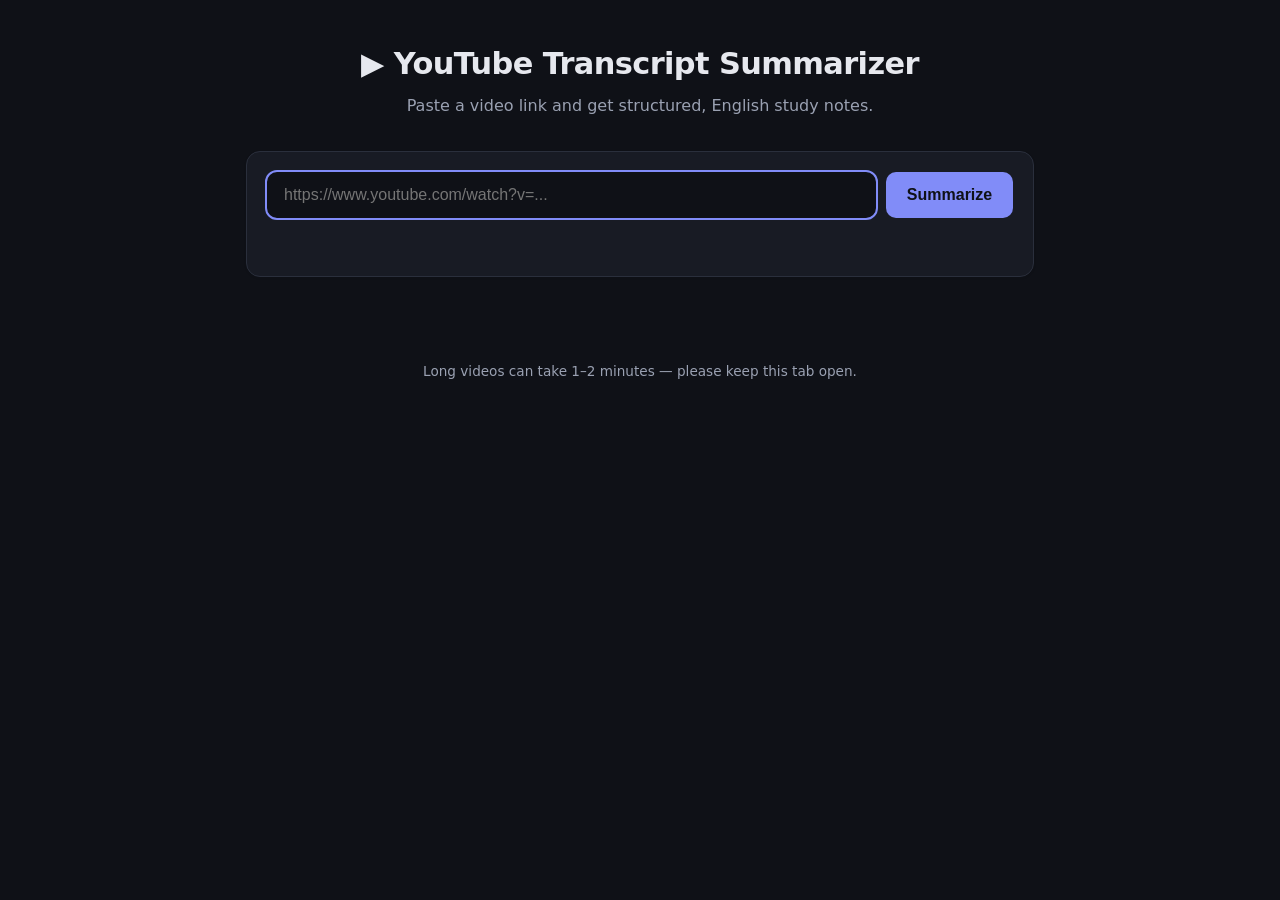
<file: index.html>
<!doctype html>
<html lang="en">
<head>
<meta charset="utf-8">
<meta name="viewport" content="width=device-width,initial-scale=1">
<title>YouTube Transcript Summarizer</title>
<style>
  :root{color-scheme:dark;--bg:#0f1117;--card:#181b24;--text:#e6e8ee;--muted:#9aa1b2;--border:#2a2f3c;--accent:#818cf8;--accent-h:#a5b4fc;--code:#232734;--err:#fca5a5;--errbg:#2a1517}
  *{box-sizing:border-box}
  body{margin:0;background:var(--bg);color:var(--text);font:16px/1.6 system-ui,-apple-system,Segoe UI,Roboto,sans-serif}
  header{padding:2.5rem 1rem 1rem;text-align:center}
  header h1{margin:0 0 .3rem;font-size:1.9rem;letter-spacing:-.02em}
  header p{margin:0;color:var(--muted)}
  main{max-width:820px;margin:0 auto;padding:1rem 1rem 4rem}
  .card{background:var(--card);border:1px solid var(--border);border-radius:14px;padding:1.25rem;margin-bottom:1.25rem;box-shadow:0 1px 3px rgba(0,0,0,.05)}
  .row{display:flex;gap:.6rem}
  input{flex:1;min-width:0;padding:.8rem 1rem;font-size:1rem;border:1px solid var(--border);border-radius:10px;background:var(--bg);color:var(--text)}
  input:focus{outline:2px solid var(--accent);border-color:transparent}
  button{padding:.8rem 1.3rem;font-size:1rem;font-weight:600;border:0;border-radius:10px;background:var(--accent);color:#0f1117;cursor:pointer;transition:background .15s}
  button:hover:not(:disabled){background:var(--accent-h)}
  button:disabled{opacity:.6;cursor:not-allowed}
  button.ghost{background:transparent;color:var(--accent);border:1px solid var(--border);padding:.35rem .8rem;font-size:.85rem}
  #status{margin:.9rem 0 0;color:var(--muted);display:flex;align-items:center;gap:.6rem;min-height:1.5rem}
  #status.err{color:var(--err);background:var(--errbg);padding:.6rem .8rem;border-radius:8px}
  .spin{width:16px;height:16px;border:2px solid var(--border);border-top-color:var(--accent);border-radius:50%;animation:s .8s linear infinite}
  @keyframes s{to{transform:rotate(360deg)}}
  .head{display:flex;justify-content:space-between;align-items:center;margin-bottom:.5rem}
  .head h2{margin:0;font-size:1.15rem}
  .hidden{display:none}
  #summary h1,#summary h2,#summary h3,#summary h4{margin:1.3rem 0 .4rem;line-height:1.3}
  #summary h2{font-size:1.25rem;border-bottom:1px solid var(--border);padding-bottom:.3rem}
  #summary h3{font-size:1.05rem}
  #summary ul,#summary ol{padding-left:1.4rem;margin:.4rem 0}
  #summary p{margin:.5rem 0}
  #summary hr{border:0;border-top:1px solid var(--border);margin:1rem 0}
  #summary code{background:var(--code);padding:.1rem .35rem;border-radius:4px;font-size:.9em}
  #summary table{border-collapse:collapse;width:100%;margin:.7rem 0;font-size:.92rem;display:block;overflow-x:auto}
  #summary th,#summary td{border:1px solid var(--border);padding:.45rem .65rem;text-align:left;vertical-align:top}
  #summary th{background:var(--code)}
  details summary{cursor:pointer;font-weight:600}
  #transcript{white-space:pre-wrap;background:var(--code);padding:1rem;border-radius:10px;max-height:380px;overflow:auto;margin:.8rem 0 0;font-size:.92rem}
  footer{text-align:center;color:var(--muted);font-size:.85rem;padding-bottom:2rem}
  @media (max-width:520px){.row{flex-direction:column}}
</style>
</head>
<body>
<header>
  <h1>▶ YouTube Transcript Summarizer</h1>
  <p>Paste a video link and get structured, English study notes.</p>
</header>
<main>
  <section class="card">
    <div class="row">
      <input id="url" type="url" placeholder="https://www.youtube.com/watch?v=..." autocomplete="off" autofocus>
      <button id="go">Summarize</button>
    </div>
    <div id="status" role="status" aria-live="polite"></div>
  </section>

  <section id="result" class="card hidden">
    <div class="head"><h2>Notes</h2><button class="ghost" id="copySummary">Copy</button></div>
    <div id="summary"></div>
  </section>

  <section id="tcard" class="card hidden">
    <details>
      <summary>Original transcript</summary>
      <div class="head" style="margin-top:.6rem"><span></span><button class="ghost" id="copyTranscript">Copy</button></div>
      <pre id="transcript"></pre>
    </details>
  </section>
</main>
<footer>Long videos can take 1–2 minutes — please keep this tab open.</footer>
<script>
const $ = id => document.getElementById(id);
let raw = {summary: '', transcript: ''};

const esc = s => s.replace(/&/g,'&amp;').replace(/</g,'&lt;').replace(/>/g,'&gt;');
const inline = s => esc(s)
  .replace(/\*\*(.+?)\*\*/g,'<strong>$1</strong>')
  .replace(/(^|[^*])\*(?!\s)(.+?)\*(?!\*)/g,'$1<em>$2</em>')
  .replace(/`(.+?)`/g,'<code>$1</code>');

// Minimal, XSS-safe markdown renderer (headings, lists, tables, bold/italic, code, hr)
function md(src) {
  const lines = src.replace(/\r/g,'').split('\n'); let out = '', i = 0, list = null;
  const close = () => { if (list) { out += `</${list}>`; list = null; } };
  const cells = l => l.trim().replace(/^\||\|$/g,'').split('|').map(c => c.trim());
  while (i < lines.length) {
    const l = lines[i];
    if (/^\s*\|.*\|\s*$/.test(l) && /^\s*\|?\s*:?-{2,}/.test(lines[i+1] || '')) {
      close();
      out += '<table><thead><tr>' + cells(l).map(c => `<th>${inline(c)}</th>`).join('') + '</tr></thead><tbody>';
      i += 2;
      while (i < lines.length && /^\s*\|.*\|\s*$/.test(lines[i])) {
        out += '<tr>' + cells(lines[i]).map(c => `<td>${inline(c)}</td>`).join('') + '</tr>'; i++;
      }
      out += '</tbody></table>'; continue;
    }
    let m;
    if ((m = l.match(/^(#{1,4})\s+(.*)/))) { close(); out += `<h${m[1].length}>${inline(m[2])}</h${m[1].length}>`; }
    else if (/^\s*([-*_])\1{2,}\s*$/.test(l)) { close(); out += '<hr>'; }
    else if ((m = l.match(/^\s*[-*•]\s+(.*)/))) { if (list !== 'ul') { close(); out += '<ul>'; list = 'ul'; } out += `<li>${inline(m[1])}</li>`; }
    else if ((m = l.match(/^\s*\d+[.)]\s+(.*)/))) { if (list !== 'ol') { close(); out += '<ol>'; list = 'ol'; } out += `<li>${inline(m[1])}</li>`; }
    else if (l.trim()) { close(); out += `<p>${inline(l)}</p>`; }
    else close();
    i++;
  }
  close(); return out;
}

let timer;
function setStatus(msg, err) {
  const s = $('status'); s.className = err ? 'err' : '';
  s.innerHTML = ''; if (!msg) return;
  if (!err) { const sp = document.createElement('span'); sp.className = 'spin'; s.append(sp); }
  const t = document.createElement('span'); t.textContent = msg; s.append(t);
  return t;
}

async function run() {
  const url = $('url').value.trim();
  if (!url) return setStatus('Please paste a YouTube link.', true);
  $('go').disabled = true; $('result').classList.add('hidden'); $('tcard').classList.add('hidden');
  const t0 = Date.now(), label = setStatus('Fetching transcript and writing notes… 0s');
  timer = setInterval(() => label.textContent = `Fetching transcript and writing notes… ${Math.round((Date.now()-t0)/1000)}s`, 1000);
  try {
    const r = await fetch('/api/summarize', {method:'POST', headers:{'Content-Type':'application/json'}, body: JSON.stringify({url})});
    const text = await r.text(); let d;
    try { d = JSON.parse(text); } catch { throw new Error(r.status === 504 ? 'The request timed out. Try again or use a shorter video.' : `Server error (${r.status})`); }
    if (!r.ok) throw new Error(d.error || r.statusText);
    raw = d;
    $('summary').innerHTML = md(d.summary);
    $('transcript').textContent = d.transcript;
    $('result').classList.remove('hidden'); $('tcard').classList.remove('hidden');
    setStatus('');
    $('result').scrollIntoView({behavior:'smooth', block:'start'});
  } catch (e) { setStatus(e.message, true); }
  finally { clearInterval(timer); $('go').disabled = false; }
}

function copy(btn, text) {
  navigator.clipboard.writeText(text).then(() => { const o = btn.textContent; btn.textContent = 'Copied ✓'; setTimeout(() => btn.textContent = o, 1500); });
}
$('go').onclick = run;
$('url').addEventListener('keydown', e => { if (e.key === 'Enter') run(); });
$('copySummary').onclick = e => copy(e.target, raw.summary);
$('copyTranscript').onclick = e => copy(e.target, raw.transcript);
</script>
</body>
</html>
</file>
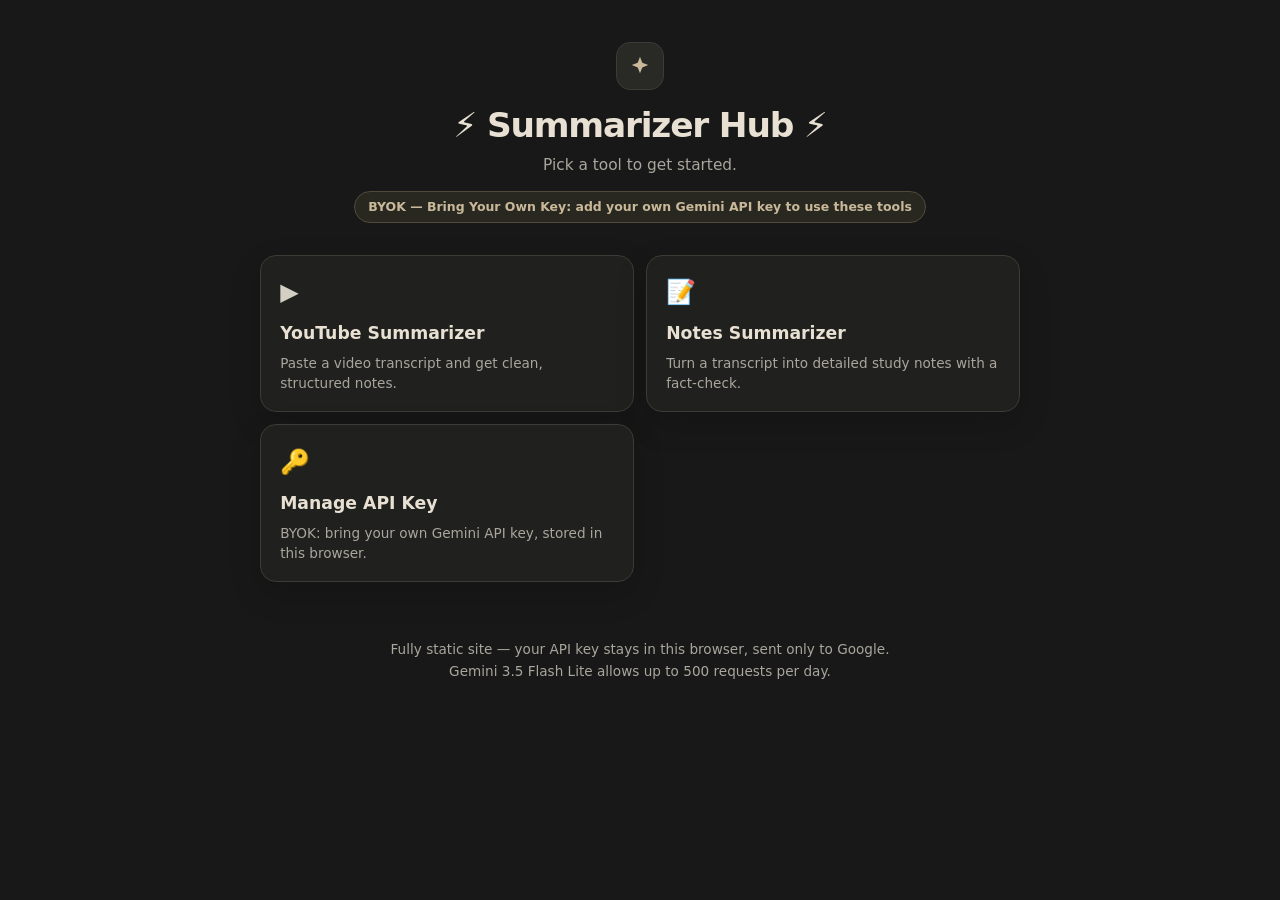
<file: public/index.html>
<!doctype html>
<html lang="en">
<head>
<meta charset="utf-8">
<meta name="viewport" content="width=device-width,initial-scale=1">
<title>&#9889; Summarizer Hub</title>
<link rel="icon" href="data:image/svg+xml,%3Csvg xmlns='http://www.w3.org/2000/svg' viewBox='0 0 100 100'%3E%3Ctext y='.9em' font-size='80'%3E%F0%9F%93%9D%3C/text%3E%3C/svg%3E">
<link rel="stylesheet" href="style.css">
</head>
<body>
<header>
  <div class="badge" aria-hidden="true">
    <svg width="22" height="22" viewBox="0 0 24 24" fill="none" xmlns="http://www.w3.org/2000/svg">
      <path d="M12 2L14.5 8.5L21 11L14.5 13.5L12 20L9.5 13.5L3 11L9.5 8.5L12 2Z" fill="#0f1117"/>
    </svg>
  </div>
  <h1>&#9889; Summarizer Hub &#9889;</h1>
  <p>Pick a tool to get started.</p>
  <p class="model-tag">BYOK &mdash; Bring Your Own Key: add your own Gemini API key to use these tools</p>
</header>
<main>
  <div class="nav-grid">
    <a class="nav-card" href="youtube-summarizer.html">
      <span class="nav-icon" aria-hidden="true">&#9654;&#65039;</span>
      <h2>YouTube Summarizer</h2>
      <p>Paste a video transcript and get clean, structured notes.</p>
    </a>
    <a class="nav-card" href="notes-summarizer.html">
      <span class="nav-icon" aria-hidden="true">&#128221;</span>
      <h2>Notes Summarizer</h2>
      <p>Turn a transcript into detailed study notes with a fact-check.</p>
    </a>
    <a class="nav-card" href="settings.html">
      <span class="nav-icon" aria-hidden="true">&#128273;</span>
      <h2>Manage API Key</h2>
      <p>BYOK: bring your own Gemini API key, stored in this browser.</p>
    </a>
  </div>
</main>
<footer>Fully static site &mdash; your API key stays in this browser, sent only to Google.<br>Gemini 3.5 Flash Lite allows up to 500 requests per day.</footer>
</body>
</html>
</file>
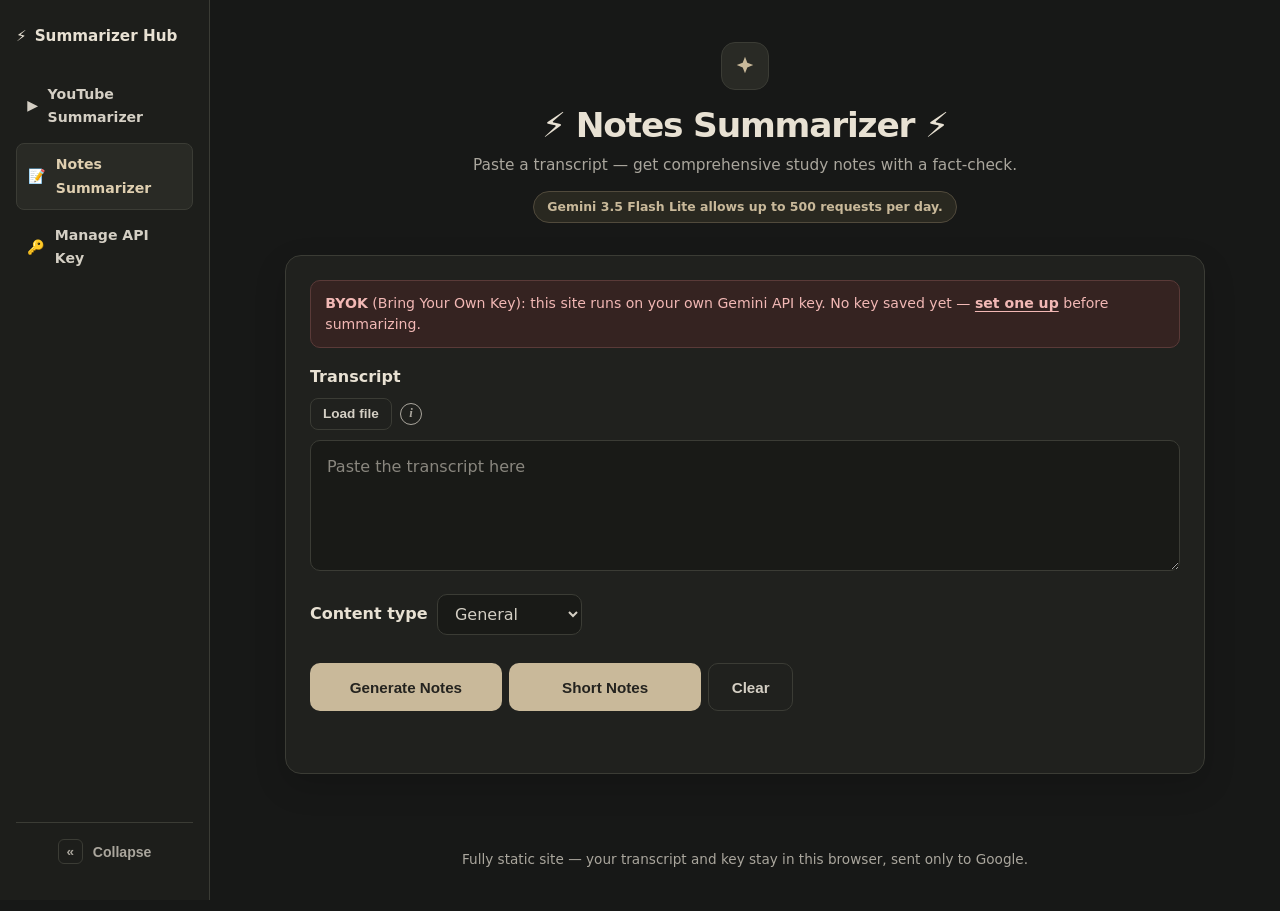
<file: public/notes-summarizer.html>
<!doctype html>
<html lang="en">
<head>
<meta charset="utf-8">
<meta name="viewport" content="width=device-width,initial-scale=1">
<title>&#9889; Notes Summarizer</title>
<link rel="icon" href="data:image/svg+xml,%3Csvg xmlns='http://www.w3.org/2000/svg' viewBox='0 0 100 100'%3E%3Ctext y='.9em' font-size='80'%3E%F0%9F%93%9D%3C/text%3E%3C/svg%3E">
<link rel="stylesheet" href="style.css">
<!-- marked v12.0.2 and DOMPurify 3.4.17, vendored locally instead of CDN.
     To update: re-download from the CDN and overwrite the files below.
     Original sources:
     https://cdn.jsdelivr.net/npm/marked@12/marked.min.js
     https://cdn.jsdelivr.net/npm/dompurify@3/dist/purify.min.js -->
<script src="vendor/marked.min.js"></script>
<script src="vendor/purify.min.js"></script>
<style>
.tip{position:relative}
.tip::after{content:attr(data-tip);position:absolute;left:50%;bottom:calc(100% + 8px);transform:translateX(-50%);white-space:nowrap;background:#000;color:#fff;font:600 .8rem/1.2 system-ui,sans-serif;font-style:normal;padding:.45rem .65rem;border-radius:8px;border:1px solid var(--border);box-shadow:var(--shadow);opacity:0;visibility:hidden;pointer-events:none;transition:opacity .12s;z-index:20}
.tip:hover::after,.tip:focus::after{opacity:1;visibility:visible}
</style>
</head>
<body>
<div class="app-shell">
<aside id="navMount" class="sidebar" aria-label="Primary navigation"></aside>
<div class="content-area">
<header>
  <div class="badge" aria-hidden="true">
    <svg width="22" height="22" viewBox="0 0 24 24" fill="none" xmlns="http://www.w3.org/2000/svg">
      <path d="M12 2L14.5 8.5L21 11L14.5 13.5L12 20L9.5 13.5L3 11L9.5 8.5L12 2Z" fill="#0f1117"/>
    </svg>
  </div>
  <h1>&#9889; Notes Summarizer &#9889;</h1>
  <p>Paste a transcript &mdash; get comprehensive study notes with a fact-check.</p>
  <p class="model-tag">Gemini 3.5 Flash Lite allows up to 500 requests per day.</p>
</header>
<main>
  <section id="inputCard" class="card">
    <div id="keyBanner" class="key-banner hidden" role="status"></div>
    <form id="appForm" autocomplete="on">
      <label for="ptext">Transcript</label>
      <div class="file-row" style="display:flex;align-items:center;gap:.5rem;margin-bottom:.6rem">
        <input id="fileInput" type="file" accept=".txt,.md,.srt,.vtt,.text,text/*" class="hidden">
        <button id="loadFileBtn" type="button" class="ghost-btn" style="margin:0;flex:none">Load file</button>
        <span id="fileInfo" tabindex="0" role="img" aria-label="Supported formats: .txt, .md, .srt, .vtt, .text. Max 5 MB." data-tip="Supported formats: .txt, .md, .srt, .vtt, .text (max 5 MB)" class="tip" style="flex:none;cursor:default;display:inline-flex;align-items:center;justify-content:center;width:1.4rem;height:1.4rem;border:1px solid var(--muted);border-radius:50%;font-size:.8rem;font-weight:700;font-style:italic;font-family:Georgia,serif;line-height:1;color:var(--muted)">i</span>
      </div>
      <textarea id="ptext" name="transcript" autocomplete="off" rows="4" placeholder="Paste the transcript here"></textarea>

      <div class="type-row">
        <label for="notesType">Content type</label>
        <select id="notesType" name="notesType"></select>
      </div>

      <div class="result-actions" style="margin-top:.9rem">
        <button id="goNotes" type="submit"><span class="spinner" aria-hidden="true"></span><span>Generate Notes</span></button>
        <button id="goShortNotes" type="button"><span class="spinner" aria-hidden="true"></span><span>Short Notes</span></button>
        <button id="clearBtn" type="button" class="ghost-btn">Clear</button>
      </div>
      <div id="status" role="status" aria-live="polite"></div>
    </form>
  </section>

  <section id="result" class="card hidden">
    <div class="result-head">
     <label for="summary">Your notes</label>
     <div class="result-actions">
       <button id="copyBtn" type="button" class="ghost-btn">Copy Markdown</button>
       <button id="downloadBtn" type="button" class="ghost-btn">Download Markdown</button>
       <button id="toggleRaw" type="button" class="ghost-btn">View Raw</button>
     </div>
   </div>
   <div class="reading-toolbar" aria-label="Reading controls">
     <div class="reading-controls">
       <span class="reading-toolbar-label">Text size</span>
       <button id="fontDown" type="button" class="control-btn" aria-label="Decrease text size">A-</button>
       <span id="fontReadout" class="size-readout" aria-live="polite">18 px</span>
       <button id="fontUp" type="button" class="control-btn" aria-label="Increase text size">A+</button>
     </div>
     <div class="reading-controls">
       <button id="widthToggle" type="button" class="control-btn" aria-pressed="false">Wide reading</button>
       <button id="focusToggle" type="button" class="control-btn" aria-pressed="false">Enter focus mode</button>
     </div>
   </div>
   <div id="summary"></div>
    <textarea id="raw" rows="22" readonly class="hidden"></textarea>
  </section>
</main>
<footer>Fully static site &mdash; your transcript and key stay in this browser, sent only to Google.</footer>
<script src="nav.js"></script>
<script src="common.js"></script>
<script src="prompts.js"></script>
<script src="gemini.js"></script>
<script>
function checkKeyState() {
  const hasKey = hasApiKey();
  const b = $('keyBanner');
  b.classList.remove('hidden', 'ok', 'warn');
  if (hasKey) {
    b.classList.add('ok');
    b.innerHTML = '<strong>BYOK</strong> (Bring Your Own Key): using your saved API key; usage counts against it. <a href="settings.html">Change key</a>';
  } else {
    b.classList.add('warn');
    b.innerHTML = '<strong>BYOK</strong> (Bring Your Own Key): this site runs on your own Gemini API key. No key saved yet &mdash; <a href="settings.html">set one up</a> before summarizing.';
  }
}

// Dropdown options come from NOTES_VARIANTS (prompts.js) so labels live in one place.
$('notesType').innerHTML = Object.entries(NOTES_VARIANTS)
  .map(([key, v]) => `<option value="${key}">${v.label}</option>`).join('');
try {
  const savedType = localStorage.getItem('notesContentType');
  if (savedType in NOTES_VARIANTS) $('notesType').value = savedType;
} catch (_) {}
$('notesType').addEventListener('change', () => {
  try { localStorage.setItem('notesContentType', $('notesType').value); } catch (_) {}
});

// Bumped by every run and every clear. A request that finishes after the
// counter moved on was cleared (or superseded) mid-flight, so its result is dropped.
let runId = 0;

async function run(mode) {
  const transcript = $('ptext').value.trim();
  if (!transcript) return setStatus('Please paste a transcript.', 'error');

  const token = getApiKey();
  if (!token) return setStatus('No API key saved. Set one on the Manage Key page first.', 'error');

  const myRun = ++runId;
  const buttons = [$('goNotes'), $('goShortNotes')];
  buttons.forEach(b => b.disabled = true);
  $('result').classList.add('hidden');
  setStatus(mode === 'shortNotes' ? 'Writing short notes...' : 'Writing notes...');

  try {
    const summary = await summarizeTranscript(transcript, token, mode, msg => setStatus(msg), $('notesType').value);
    if (myRun !== runId) return;
    renderSummary(summary);
    $('result').classList.remove('hidden');
    $('result').classList.add('show');
    setStatus('');
  } catch (e) {
    if (myRun === runId) setStatus(e.message, 'error');
  } finally {
    if (myRun === runId) buttons.forEach(b => b.disabled = false);
  }
}

// Wipes the transcript, the generated notes, and any status text, then
// drops you back at an empty input ready for the next one.
function clearAll() {
  runId++;
  [$('goNotes'), $('goShortNotes')].forEach(b => b.disabled = false);
  $('ptext').value = '';
  $('fileInput').value = '';
  $('raw').value = '';
  $('summary').innerHTML = '';
  $('result').classList.add('hidden');
  $('result').classList.remove('show');
  document.body.classList.remove('focus-mode');
  $('focusToggle').setAttribute('aria-pressed', 'false');
  $('focusToggle').textContent = 'Enter focus mode';
  setStatus('');
  $('ptext').focus();
}
$('clearBtn').addEventListener('click', clearAll);

function renderSummary(markdown) {
  $('raw').value = markdown;
  const html = marked.parse(markdown, { headerIds: false, mangle: false });
  $('summary').innerHTML = DOMPurify.sanitize(html);
  $('summary').classList.remove('hidden');
  $('raw').classList.add('hidden');
  $('toggleRaw').textContent = 'View Raw';
}

$('toggleRaw').addEventListener('click', () => {
  const switchingToRaw = $('raw').classList.contains('hidden');
  $('raw').classList.toggle('hidden', !switchingToRaw);
  $('summary').classList.toggle('hidden', switchingToRaw);
  $('toggleRaw').textContent = switchingToRaw ? 'View Rendered' : 'View Raw';
});

$('copyBtn').addEventListener('click', async () => {
  try {
    await navigator.clipboard.writeText($('raw').value);
    const old = $('copyBtn').textContent;
    $('copyBtn').textContent = 'Copied!';
    setTimeout(() => { $('copyBtn').textContent = old; }, 1500);
  } catch {
    setStatus('Could not copy to clipboard.', 'error');
  }
});

function notesFilename() {
  const m = $('raw').value.match(/^#\s+(.+)$/m);
  const base = (m ? m[1] : 'notes')
    .replace(/[\\/:*?"<>|\x00-\x1f]/g, '')
    .replace(/[#*_`]/g, '')
    .trim().replace(/\s+/g, '-').slice(0, 80);
  return (base || 'notes') + '.md';
}

$('downloadBtn').addEventListener('click', () => {
  const url = URL.createObjectURL(new Blob([$('raw').value], { type: 'text/markdown;charset=utf-8' }));
  const a = document.createElement('a');
  a.href = url;
  a.download = notesFilename();
  document.body.appendChild(a);
  a.click();
  a.remove();
  setTimeout(() => URL.revokeObjectURL(url), 1000);
});

const ALLOWED_EXTS = ['txt', 'md', 'srt', 'vtt', 'text'];
$('loadFileBtn').addEventListener('click', () => $('fileInput').click());
$('fileInput').addEventListener('change', async e => {
  const file = e.target.files[0];
  e.target.value = '';
  if (!file) return;
  const ext = (file.name.split('.').pop() || '').toLowerCase();
  if (!file.name.includes('.') || !ALLOWED_EXTS.includes(ext)) {
    return setStatus(`Unsupported file type. Use: ${ALLOWED_EXTS.map(x => '.' + x).join(', ')}`, 'error');
  }
  if (file.size > 5 * 1024 * 1024) return setStatus('File too large (max 5 MB).', 'error');
  try {
    const text = await file.text();
    if (text.includes('\u0000')) return setStatus('File looks binary, not plain text.', 'error');
    if (!text.trim()) return setStatus('File is empty.', 'error');
    $('ptext').value = text;
    setStatus(`Loaded ${file.name}`);
  } catch {
    setStatus('Could not read file.', 'error');
  }
});

// Reader preferences stay in this browser and are never sent to the API.
// Width always starts wide on every page load -- it's a one-off reading
// toggle for the current session, not a saved preference. Font size is the
// only thing persisted across visits.
const readerPrefs = { fontSize: 18, wide: true };
try {
  const saved = JSON.parse(localStorage.getItem('transcriptReaderPrefs') || '{}');
  if (Number.isFinite(saved.fontSize)) readerPrefs.fontSize = Math.min(24, Math.max(15, saved.fontSize));
} catch (_) {}
function applyReaderPrefs() {
  document.documentElement.style.setProperty('--reading-size', `${readerPrefs.fontSize}px`);
  document.documentElement.style.setProperty('--reading-width', readerPrefs.wide ? '100%' : '760px');
  $('fontReadout').textContent = `${readerPrefs.fontSize} px`;
  $('widthToggle').setAttribute('aria-pressed', String(readerPrefs.wide));
  $('widthToggle').textContent = readerPrefs.wide ? 'Narrow reading' : 'Wide reading';
  try { localStorage.setItem('transcriptReaderPrefs', JSON.stringify({ fontSize: readerPrefs.fontSize })); } catch (_) {}
}
$('fontDown').addEventListener('click', () => { readerPrefs.fontSize = Math.max(15, readerPrefs.fontSize - 1); applyReaderPrefs(); });
$('fontUp').addEventListener('click', () => { readerPrefs.fontSize = Math.min(24, readerPrefs.fontSize + 1); applyReaderPrefs(); });
$('widthToggle').addEventListener('click', () => { readerPrefs.wide = !readerPrefs.wide; applyReaderPrefs(); });
$('focusToggle').addEventListener('click', () => {
  const active = document.body.classList.toggle('focus-mode');
  $('focusToggle').setAttribute('aria-pressed', String(active));
  $('focusToggle').textContent = active ? 'Exit focus mode' : 'Enter focus mode';
  if (active) $('result').scrollIntoView({ behavior: 'smooth', block: 'start' });
});
applyReaderPrefs();

$('appForm').addEventListener('submit', e => { e.preventDefault(); run('notes'); });
$('goShortNotes').addEventListener('click', () => run('shortNotes'));
checkKeyState();
</script>
</div>
</div>
</body>
</html>
</file>
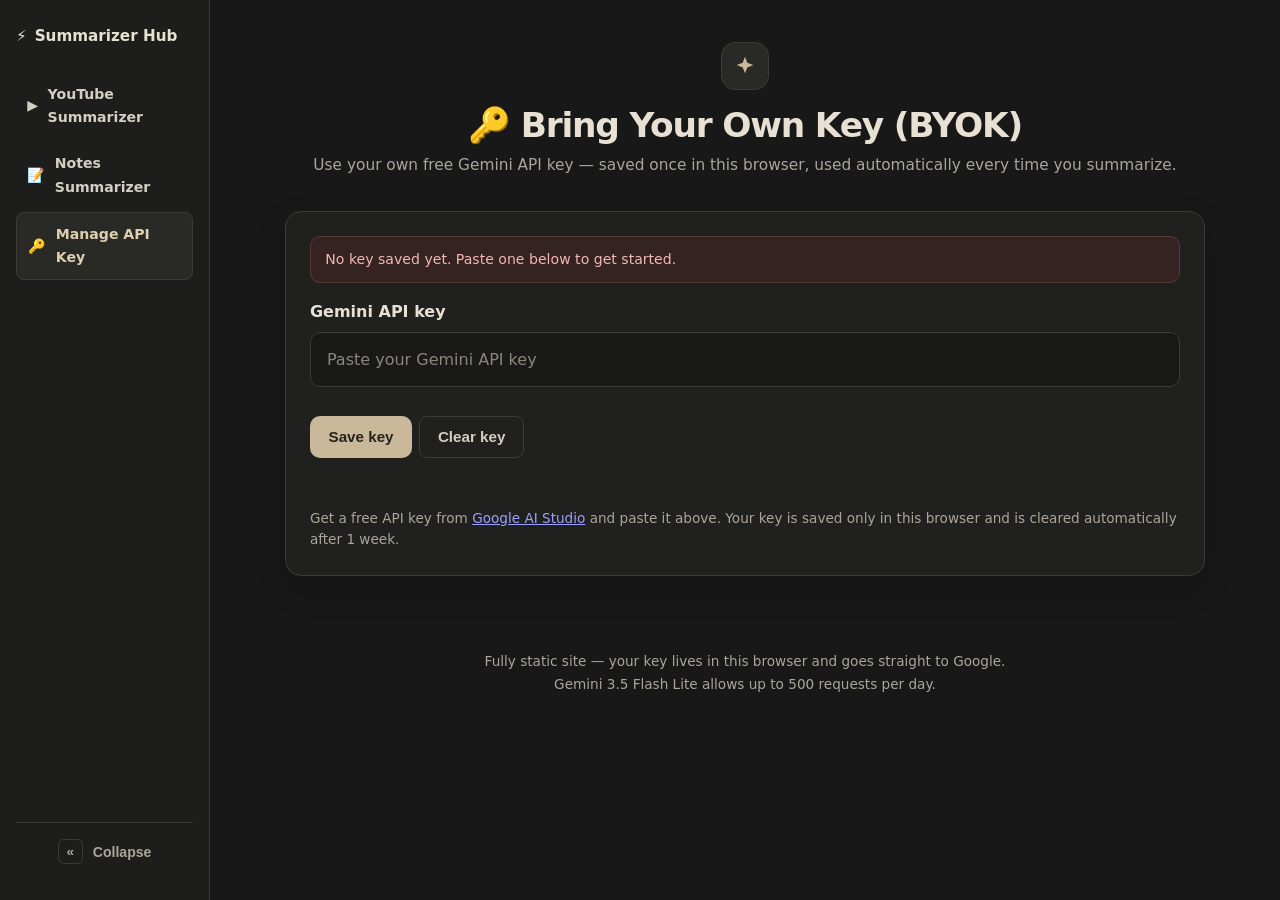
<file: public/settings.html>
<!doctype html>
<html lang="en">
<head>
<meta charset="utf-8">
<meta name="viewport" content="width=device-width,initial-scale=1">
<title>&#128273; Manage Gemini API Key</title>
<link rel="icon" href="data:image/svg+xml,%3Csvg xmlns='http://www.w3.org/2000/svg' viewBox='0 0 100 100'%3E%3Ctext y='.9em' font-size='80'%3E%F0%9F%93%9D%3C/text%3E%3C/svg%3E">
<link rel="stylesheet" href="style.css">
</head>
<body>
<div class="app-shell">
<aside id="navMount" class="sidebar" aria-label="Primary navigation"></aside>
<div class="content-area">
<header>
  <div class="badge" aria-hidden="true">
    <svg width="22" height="22" viewBox="0 0 24 24" fill="none" xmlns="http://www.w3.org/2000/svg">
      <path d="M12 2L14.5 8.5L21 11L14.5 13.5L12 20L9.5 13.5L3 11L9.5 8.5L12 2Z" fill="#0f1117"/>
    </svg>
  </div>
  <h1>&#128273; Bring Your Own Key (BYOK)</h1>
  <p>Use your own free Gemini API key &mdash; saved once in this browser, used automatically every time you summarize.</p>
</header>
<main>
  <section id="keyCard" class="card">
    <div id="keyBanner" class="key-banner hidden" role="status"></div>
    <div id="keyExpiry" class="key-expiry hidden" role="status" aria-live="polite"></div>
    <form id="keyForm" autocomplete="on">
      <!-- Dummy username field: tricks the browser's password manager into treating
           the lone API-key field below as a saveable/autofillable credential. -->
      <input type="text" name="username" value="gemini-api-key" autocomplete="username" class="visually-hidden" tabindex="-1" aria-hidden="true">

      <label for="apiKey">Gemini API key</label>
      <input id="apiKey" name="apiKey" type="password" autocomplete="current-password" placeholder="Paste your Gemini API key">

      <div class="result-actions" style="margin-top:.9rem">
        <button id="saveBtn" type="submit">Save key</button>
        <button id="clearBtn" type="button" class="ghost-btn">Clear key</button>
      </div>
      <div id="status" role="status" aria-live="polite"></div>
    </form>
    <p class="security-note">
      Get a free API key from
      <a href="https://aistudio.google.com/apikey" target="_blank" rel="noopener">Google AI Studio</a>
      and paste it above. Your key is saved only in this browser and
      is cleared automatically after 1 week.
    </p>
  </section>
</main>
<footer>Fully static site &mdash; your key lives in this browser and goes straight to Google.<br>Gemini 3.5 Flash Lite allows up to 500 requests per day.</footer>
<script src="nav.js"></script>
<script src="common.js"></script>
<script src="prompts.js"></script>
<script src="gemini.js"></script>
<script>
function renderBanner(hasKey) {
  const b = $('keyBanner');
  b.classList.remove('hidden', 'ok', 'warn');
  if (hasKey) {
    b.classList.add('ok');
    b.textContent = 'A key is currently saved for this browser.';
  } else {
    b.classList.add('warn');
    b.textContent = 'No key saved yet. Paste one below to get started.';
  }
}

function formatRemaining(ms) {
  if (ms <= 0) return 'Expired \u2014 save your key again.';
  const totalMinutes = Math.ceil(ms / 60000);
  const days = Math.floor(totalMinutes / 1440);
  const hours = Math.floor((totalMinutes % 1440) / 60);
  const minutes = totalMinutes % 60;
  if (days > 0) return `Expires in ${days}d ${hours}h`;
  if (hours <= 0) return `Expires in ${minutes}m`;
  return `Expires in ${hours}h ${minutes}m`;
}

let countdownTimer = null;
function updateCountdown() {
  const el = $('keyExpiry');
  const expiresAtMs = getApiKeyExpiry();
  if (expiresAtMs === null) {
    el.classList.add('hidden');
    if (countdownTimer) { clearInterval(countdownTimer); countdownTimer = null; }
    return;
  }
  el.classList.remove('hidden');
  el.textContent = formatRemaining(expiresAtMs - Date.now());
  if (!countdownTimer) countdownTimer = setInterval(updateCountdown, 30000);
}

function refreshKeyState() {
  renderBanner(hasApiKey());
  updateCountdown();
}

function saveKey() {
  const token = $('apiKey').value.trim();
  if (!token) return setStatus('Please enter a key first.', 'error');

  try {
    saveApiKey(token);
    $('apiKey').value = '';
    setStatus('');
    refreshKeyState();
  } catch (e) {
    setStatus(e.message, 'error');
  }
}

function clearKey() {
  clearApiKey();
  setStatus('');
  refreshKeyState();
}

$('keyForm').addEventListener('submit', e => { e.preventDefault(); saveKey(); });
$('clearBtn').addEventListener('click', clearKey);
refreshKeyState();
</script>
</div>
</div>
</body>
</html>
</file>
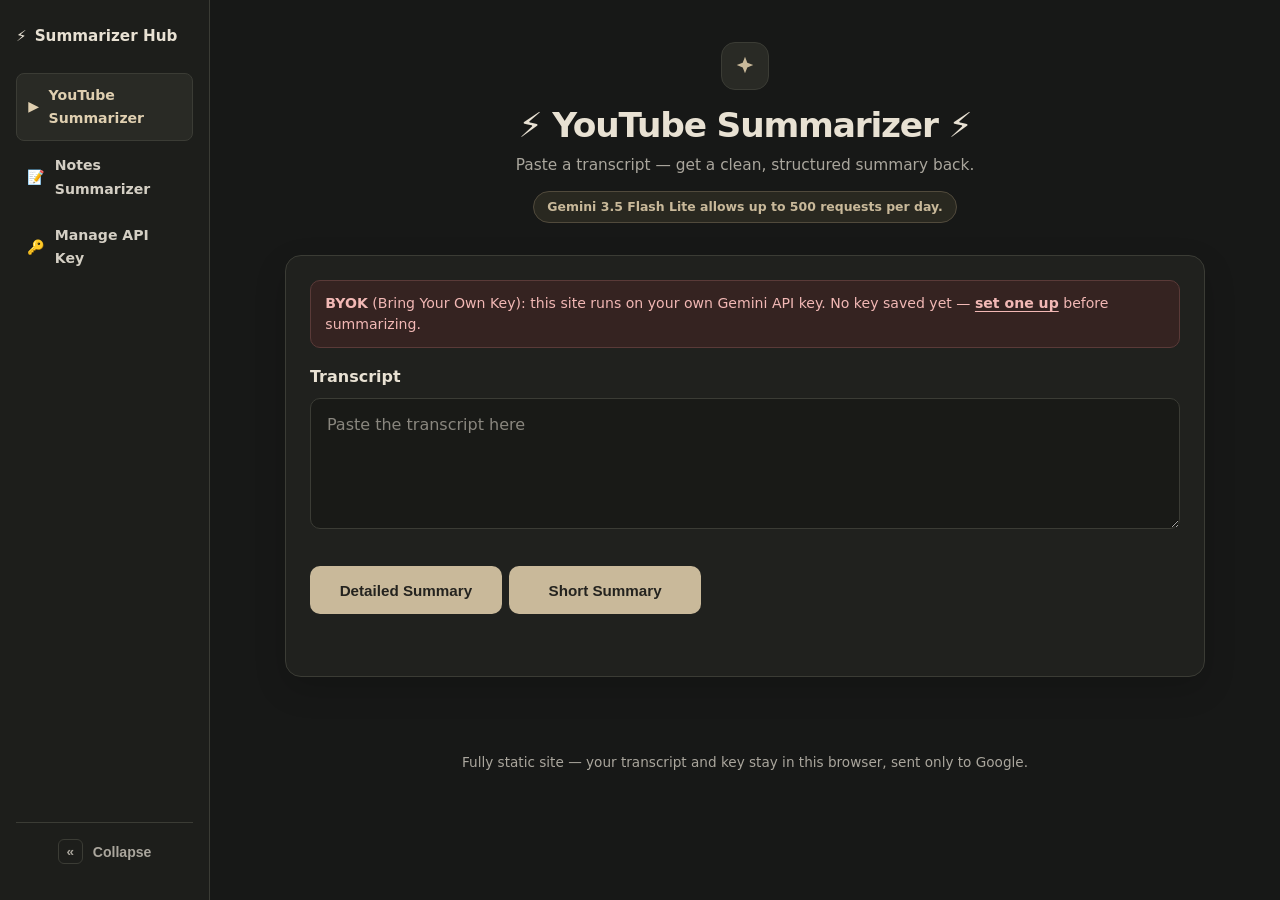
<file: public/youtube-summarizer.html>
<!doctype html>
<html lang="en">
<head>
<meta charset="utf-8">
<meta name="viewport" content="width=device-width,initial-scale=1">
<title>&#9889; YouTube Summarizer</title>
<link rel="icon" href="data:image/svg+xml,%3Csvg xmlns='http://www.w3.org/2000/svg' viewBox='0 0 100 100'%3E%3Ctext y='.9em' font-size='80'%3E%F0%9F%93%9D%3C/text%3E%3C/svg%3E">
<link rel="stylesheet" href="style.css">
<!-- marked v12.0.2 and DOMPurify 3.4.17, vendored locally instead of CDN.
     To update: re-download from the CDN and overwrite the files below.
     Original sources:
     https://cdn.jsdelivr.net/npm/marked@12/marked.min.js
     https://cdn.jsdelivr.net/npm/dompurify@3/dist/purify.min.js -->
<script src="vendor/marked.min.js"></script>
<script src="vendor/purify.min.js"></script>
</head>
<body>
<div class="app-shell">
<aside id="navMount" class="sidebar" aria-label="Primary navigation"></aside>
<div class="content-area">
<header>
  <div class="badge" aria-hidden="true">
    <svg width="22" height="22" viewBox="0 0 24 24" fill="none" xmlns="http://www.w3.org/2000/svg">
      <path d="M12 2L14.5 8.5L21 11L14.5 13.5L12 20L9.5 13.5L3 11L9.5 8.5L12 2Z" fill="#0f1117"/>
    </svg>
  </div>
  <h1>&#9889; YouTube Summarizer &#9889;</h1>
  <p>Paste a transcript &mdash; get a clean, structured summary back.</p>
  <p class="model-tag">Gemini 3.5 Flash Lite allows up to 500 requests per day.</p>
</header>
<main>
  <section id="inputCard" class="card">
    <div id="keyBanner" class="key-banner hidden" role="status"></div>
    <form id="appForm" autocomplete="on">
      <label for="ptext">Transcript</label>
      <textarea id="ptext" name="transcript" autocomplete="off" rows="4" placeholder="Paste the transcript here"></textarea>

      <div class="result-actions" style="margin-top:.9rem">
        <button id="goDetailed" type="submit"><span class="spinner" aria-hidden="true"></span><span>Detailed Summary</span></button>
        <button id="goShort" type="button"><span class="spinner" aria-hidden="true"></span><span>Short Summary</span></button>
      </div>
      <div id="status" role="status" aria-live="polite"></div>
    </form>
  </section>

  <section id="result" class="card hidden">
    <div class="result-head">
     <label for="summary">Your notes</label>
     <div class="result-actions">
       <button id="copyBtn" type="button" class="ghost-btn">Copy Markdown</button>
       <button id="toggleRaw" type="button" class="ghost-btn">View Raw</button>
     </div>
   </div>
   <div class="reading-toolbar" aria-label="Reading controls">
     <div class="reading-controls">
       <span class="reading-toolbar-label">Text size</span>
       <button id="fontDown" type="button" class="control-btn" aria-label="Decrease text size">A-</button>
       <span id="fontReadout" class="size-readout" aria-live="polite">18 px</span>
       <button id="fontUp" type="button" class="control-btn" aria-label="Increase text size">A+</button>
     </div>
     <div class="reading-controls">
       <button id="widthToggle" type="button" class="control-btn" aria-pressed="false">Wide reading</button>
       <button id="focusToggle" type="button" class="control-btn" aria-pressed="false">Enter focus mode</button>
     </div>
   </div>
   <div id="summary"></div>
    <textarea id="raw" rows="22" readonly class="hidden"></textarea>
  </section>
</main>
<footer>Fully static site &mdash; your transcript and key stay in this browser, sent only to Google.</footer>
<script src="nav.js"></script>
<script src="common.js"></script>
<script src="prompts.js"></script>
<script src="gemini.js"></script>
<script>
function checkKeyState() {
  const hasKey = hasApiKey();
  const b = $('keyBanner');
  b.classList.remove('hidden', 'ok', 'warn');
  if (hasKey) {
    b.classList.add('ok');
    b.innerHTML = '<strong>BYOK</strong> (Bring Your Own Key): using your saved API key; usage counts against it. <a href="settings.html">Change key</a>';
  } else {
    b.classList.add('warn');
    b.innerHTML = '<strong>BYOK</strong> (Bring Your Own Key): this site runs on your own Gemini API key. No key saved yet &mdash; <a href="settings.html">set one up</a> before summarizing.';
  }
}

async function run(mode) {
  const transcript = $('ptext').value.trim();
  if (!transcript) return setStatus('Please paste a transcript.', 'error');

  const token = getApiKey();
  if (!token) return setStatus('No API key saved. Set one on the Manage Key page first.', 'error');

  const buttons = [$('goDetailed'), $('goShort')];
  buttons.forEach(b => b.disabled = true);
  $('result').classList.add('hidden');
  setStatus(mode === 'short' ? 'Writing short summary...' : 'Summarizing...');

  try {
    const summary = await summarizeTranscript(transcript, token, mode, msg => setStatus(msg));
    renderSummary(summary);
    $('result').classList.remove('hidden');
    $('result').classList.add('show');
    setStatus('');
  } catch (e) {
    setStatus(e.message, 'error');
  } finally {
    buttons.forEach(b => b.disabled = false);
  }
}

function renderSummary(markdown) {
  $('raw').value = markdown;
  const html = marked.parse(markdown, { headerIds: false, mangle: false });
  $('summary').innerHTML = DOMPurify.sanitize(html);
  $('summary').classList.remove('hidden');
  $('raw').classList.add('hidden');
  $('toggleRaw').textContent = 'View Raw';
}

$('toggleRaw').addEventListener('click', () => {
  const switchingToRaw = $('raw').classList.contains('hidden');
  $('raw').classList.toggle('hidden', !switchingToRaw);
  $('summary').classList.toggle('hidden', switchingToRaw);
  $('toggleRaw').textContent = switchingToRaw ? 'View Rendered' : 'View Raw';
});

$('copyBtn').addEventListener('click', async () => {
  try {
    await navigator.clipboard.writeText($('raw').value);
    const old = $('copyBtn').textContent;
    $('copyBtn').textContent = 'Copied!';
    setTimeout(() => { $('copyBtn').textContent = old; }, 1500);
  } catch {
    setStatus('Could not copy to clipboard.', 'error');
  }
});

// Reader preferences stay in this browser and are never sent to the API.
// Width always starts wide on every page load -- it's a one-off reading
// toggle for the current session, not a saved preference. Font size is the
// only thing persisted across visits.
const readerPrefs = { fontSize: 18, wide: true };
try {
  const saved = JSON.parse(localStorage.getItem('transcriptReaderPrefs') || '{}');
  if (Number.isFinite(saved.fontSize)) readerPrefs.fontSize = Math.min(24, Math.max(15, saved.fontSize));
} catch (_) {}
function applyReaderPrefs() {
  document.documentElement.style.setProperty('--reading-size', `${readerPrefs.fontSize}px`);
  document.documentElement.style.setProperty('--reading-width', readerPrefs.wide ? '100%' : '760px');
  $('fontReadout').textContent = `${readerPrefs.fontSize} px`;
  $('widthToggle').setAttribute('aria-pressed', String(readerPrefs.wide));
  $('widthToggle').textContent = readerPrefs.wide ? 'Narrow reading' : 'Wide reading';
  try { localStorage.setItem('transcriptReaderPrefs', JSON.stringify({ fontSize: readerPrefs.fontSize })); } catch (_) {}
}
$('fontDown').addEventListener('click', () => { readerPrefs.fontSize = Math.max(15, readerPrefs.fontSize - 1); applyReaderPrefs(); });
$('fontUp').addEventListener('click', () => { readerPrefs.fontSize = Math.min(24, readerPrefs.fontSize + 1); applyReaderPrefs(); });
$('widthToggle').addEventListener('click', () => { readerPrefs.wide = !readerPrefs.wide; applyReaderPrefs(); });
$('focusToggle').addEventListener('click', () => {
  const active = document.body.classList.toggle('focus-mode');
  $('focusToggle').setAttribute('aria-pressed', String(active));
  $('focusToggle').textContent = active ? 'Exit focus mode' : 'Enter focus mode';
  if (active) $('result').scrollIntoView({ behavior: 'smooth', block: 'start' });
});
applyReaderPrefs();

$('appForm').addEventListener('submit', e => { e.preventDefault(); run('detailed'); });
$('goShort').addEventListener('click', () => run('short'));
checkKeyState();
</script>
</div>
</div>
</body>
</html>
</file>
<file: public/style.css>
:root{color-scheme:dark;--bg:#171817;--card:#20211e;--card-soft:#1d1e1b;--surface-raised:#292a25;--text:#d4cfc4;--heading:#e8e1d3;--muted:#aaa69d;--border:#3b3c35;--accent:#c9b99a;--accent-hover:#dfcfb0;--err:#f2b8b5;--errbg:#352321;--ok:#b8d9b5;--okbg:#20301f;--shadow:0 12px 32px rgba(0,0,0,.16);--reading-size:18px;--reading-width:100%}
*{box-sizing:border-box}html{scrollbar-color:#55564d var(--bg);scroll-behavior:smooth}body{margin:0;min-height:100vh;background:var(--bg);color:var(--text);font:16px/1.65 system-ui,-apple-system,BlinkMacSystemFont,"Segoe UI",sans-serif;overflow-x:hidden;-webkit-font-smoothing:antialiased}::selection{background:#665c49;color:#fffaf0}::-webkit-scrollbar{width:10px;height:10px}::-webkit-scrollbar-track{background:var(--bg)}::-webkit-scrollbar-thumb{background:#55564d;border-radius:8px}::-webkit-scrollbar-thumb:hover{background:#777568}
header,main,footer{position:relative;z-index:1}header{max-width:900px;margin:0 auto;padding:2.6rem 1rem 1.25rem;text-align:center}.badge{display:inline-flex;align-items:center;justify-content:center;width:3rem;height:3rem;border-radius:14px;background:var(--surface-raised);color:var(--accent);font-size:1.5rem;margin-bottom:.9rem;border:1px solid var(--border)}.badge svg path{fill:var(--accent)}header h1{margin:0 0 .4rem;font-size:clamp(1.65rem,4vw,2.15rem);line-height:1.25;letter-spacing:-.035em;color:var(--heading)}header p{margin:.3rem 0 0;color:var(--muted);font-size:.96rem}header p.model-tag{margin-top:.75rem;display:inline-block;font-size:.78rem;font-weight:600;color:var(--accent);background:#292820;border:1px solid #514a3c;border-radius:999px;padding:.3rem .8rem}
main{max-width:86%;width:86%;margin:0 auto;padding:.75rem 0 3.5rem}.card{background:var(--card);border:1px solid var(--border);border-radius:16px;padding:clamp(1rem,3vw,1.5rem);margin-bottom:1.15rem;box-shadow:var(--shadow)}label{display:block;font-weight:650;color:var(--heading);margin-bottom:.45rem}input,textarea{width:100%;padding:.85rem 1rem;font-size:1rem;border:1px solid var(--border);border-radius:10px;background:#191a17;color:var(--text);font-family:inherit;line-height:1.6;resize:vertical;transition:border-color .15s,box-shadow .15s}input::placeholder,textarea::placeholder{color:#89867e}input:focus-visible,textarea:focus-visible,button:focus-visible{outline:2px solid var(--accent);outline-offset:3px}input:focus,textarea:focus{border-color:var(--accent);box-shadow:0 0 0 3px rgba(201,185,154,.12)}button{margin-top:.9rem;padding:.72rem 1.1rem;font-size:.95rem;font-weight:650;border:1px solid transparent;border-radius:10px;background:var(--accent);color:#24231f;cursor:pointer;display:inline-flex;align-items:center;justify-content:center;gap:.5rem;transition:background .15s,border-color .15s,opacity .15s}button:hover:not(:disabled){background:var(--accent-hover)}button:active:not(:disabled){transform:translateY(1px)}button:disabled{opacity:.65;cursor:not-allowed}.spinner{width:.95rem;height:.95rem;border:2px solid rgba(36,35,31,.3);border-top-color:#24231f;border-radius:50%;animation:spin .7s linear infinite;display:none}button:disabled .spinner{display:inline-block}@keyframes spin{to{transform:rotate(360deg)}}#status{margin:.85rem 0 0;color:var(--muted);min-height:1.5rem}#status.err{color:var(--err);background:var(--errbg);padding:.65rem .8rem;border-radius:8px}#status.ok{color:var(--ok);background:var(--okbg);padding:.65rem .8rem;border-radius:8px}.hidden{display:none!important}.visually-hidden{position:absolute;width:1px;height:1px;padding:0;margin:-1px;overflow:hidden;clip:rect(0,0,0,0);white-space:nowrap;border:0}
#result{padding:clamp(1rem,3vw,1.5rem);border-color:var(--border)}#result.show{animation:rise .25s ease both}@keyframes rise{from{opacity:0;transform:translateY(5px)}to{opacity:1;transform:translateY(0)}}.result-head{display:flex;align-items:center;justify-content:space-between;flex-wrap:wrap;gap:.8rem;margin-bottom:1rem;padding-bottom:.9rem;border-bottom:1px solid var(--border)}.result-head label{margin:0;font-size:1.05rem}.result-actions,.reading-controls{display:flex;align-items:center;flex-wrap:wrap;gap:.45rem}.ghost-btn,.control-btn{margin:0;padding:.48rem .75rem;font-size:.85rem;font-weight:600;border:1px solid var(--border);border-radius:8px;background:transparent;color:var(--text);box-shadow:none}#keyForm .result-actions .ghost-btn{margin-top:.9rem;padding:.72rem 1.1rem;font-size:.95rem}.ghost-btn:hover:not(:disabled),.control-btn:hover:not(:disabled){border-color:#77705f;background:var(--surface-raised);color:var(--heading)}.control-btn[aria-pressed="true"]{background:var(--surface-raised);border-color:var(--accent);color:var(--accent-hover)}.reading-toolbar{display:flex;justify-content:space-between;align-items:center;gap:.75rem;flex-wrap:wrap;margin-bottom:1.25rem;padding:.75rem;background:#1b1c19;border:1px solid var(--border);border-radius:12px}.reading-toolbar-label{color:var(--muted);font-size:.82rem;margin-right:.25rem}.size-readout{color:var(--muted);font-size:.82rem;min-width:3.5rem;text-align:center}
#summary{max-width:var(--reading-width);margin:0 auto;font-size:var(--reading-size);line-height:1.8;overflow-wrap:anywhere;min-height:8rem;color:var(--text);font-weight:400}#summary h1,#summary h2,#summary h3,#summary h4{color:var(--heading);line-height:1.35;letter-spacing:-.018em}#summary h1{font-size:1.8em;margin:1.8em 0 .7em}#summary h2{font-size:1.35em;margin:2em 0 .75em;padding-bottom:.5em;border-bottom:1px solid var(--border)}#summary h2:first-child{margin-top:0}#summary h3{font-size:1.12em;margin:1.45em 0 .55em;color:var(--accent-hover)}#summary h4{font-size:1em;margin:1.2em 0 .4em}#summary p{margin:.85em 0}#summary ul,#summary ol{margin:.75em 0 1.05em;padding-left:1.5em}#summary li{padding-left:.15em;margin:.45em 0}#summary li::marker{color:var(--accent)}#summary li>ul,#summary li>ol{margin:.35em 0}#summary strong{color:var(--heading);font-weight:700}#summary em{color:#d9cdb6}#summary hr{border:0;border-top:1px solid var(--border);margin:1.8em 0}#summary a{color:var(--accent-hover);text-decoration-thickness:.08em;text-underline-offset:.2em}#summary blockquote{margin:1.2em 0;padding:.25em 1em;border-left:3px solid var(--accent);background:#25251f;color:#c9c3b7;border-radius:0 8px 8px 0}#summary blockquote p{margin:.5em 0}#summary code{background:#2a2b26;border:1px solid var(--border);border-radius:5px;padding:.12em .35em;font-size:.88em;overflow-wrap:anywhere}#summary pre{overflow-x:auto;padding:1rem;background:#191a17;border:1px solid var(--border);border-radius:10px;line-height:1.6}#summary pre code{padding:0;border:0;background:transparent}#summary table{width:100%;border-collapse:collapse;margin:1.2em 0;font-size:.9em;line-height:1.6}#summary th,#summary td{text-align:left;vertical-align:top;padding:.7em .8em;border:1px solid var(--border)}#summary th{background:#2a2a24;color:var(--heading);font-weight:700}#summary tr:nth-child(even) td{background:#23241f}#raw{width:100%;margin-top:.75rem;min-height:20rem}footer{text-align:center;color:var(--muted);font-size:.85rem;padding:0 1rem 2.5rem}footer a{color:var(--accent-hover)}
body.focus-mode header,body.focus-mode #inputCard,body.focus-mode footer{display:none}body.focus-mode main{max-width:100%;width:100%;padding:1.25rem clamp(.75rem,4vw,3rem) 3rem}body.focus-mode #result{max-width:100%;margin:0 auto;box-shadow:none;border-color:transparent;background:transparent}body.focus-mode .result-head,body.focus-mode .reading-toolbar{max-width:1040px;margin-left:auto;margin-right:auto}body.focus-mode #summary{max-width:100%}
.key-banner{display:block;line-height:1.5;margin-bottom:1rem;padding:.75rem .9rem;border-radius:10px;font-size:.88rem}.key-banner.ok{color:var(--ok);background:var(--okbg);border:1px solid #3c5a3a}.key-banner.warn{color:var(--err);background:var(--errbg);border:1px solid #5a3a38}.key-banner a{color:inherit;font-weight:700;text-decoration-thickness:.08em;text-underline-offset:.2em}.key-expiry{color:var(--muted);font-size:.82rem;margin:-.5rem 0 1rem;font-weight:600}.security-note{color:var(--muted);font-size:.85rem;margin:.75rem 0 0;line-height:1.6}
.nav-grid{display:grid;grid-template-columns:repeat(2,minmax(0,1fr));gap:.75rem;max-width:760px;margin:0 auto}.nav-card{display:flex;flex-direction:column;gap:.4rem;padding:1.1rem 1.2rem;background:var(--card);border:1px solid var(--border);border-radius:16px;box-shadow:var(--shadow);text-decoration:none;color:var(--text);transition:border-color .15s,transform .15s}.nav-card:hover{border-color:var(--accent);transform:translateY(-2px)}.nav-card .nav-icon{font-size:1.5rem}.nav-card h2{margin:0;color:var(--heading);font-size:1.08rem}.nav-card p{margin:0;color:var(--muted);font-size:.85rem;line-height:1.45}.nav-card.disabled{opacity:.55;cursor:not-allowed;pointer-events:none}.nav-card .soon-badge{align-self:flex-start;font-size:.72rem;font-weight:700;color:var(--muted);background:var(--surface-raised);border:1px solid var(--border);border-radius:999px;padding:.2rem .6rem}
.app-shell{display:flex;align-items:flex-start;min-height:100vh}.content-area{flex:1 1 auto;min-width:0}
.sidebar{flex:0 0 210px;width:210px;background:var(--card-soft);border-right:1px solid var(--border);padding:1.5rem 1rem;position:sticky;top:0;height:100vh;overflow-y:auto;display:flex;flex-direction:column;gap:.25rem}
.sidebar .brand{display:flex;align-items:center;gap:.5rem;color:var(--heading);font-weight:700;font-size:.95rem;text-decoration:none;margin-bottom:1.25rem}
.sidebar .nav-link{display:flex;align-items:center;gap:.6rem;padding:.6rem .7rem;border-radius:8px;color:var(--text);text-decoration:none;font-size:.88rem;font-weight:600}
.sidebar .nav-link:hover{background:var(--surface-raised);color:var(--heading)}
.sidebar .nav-link.active{background:var(--surface-raised);border:1px solid var(--border);color:var(--accent-hover)}
.sidebar .nav-link.disabled{opacity:.5;pointer-events:none}
.sidebar .nav-link .soon-badge{margin-left:auto;font-size:.65rem;padding:.12rem .45rem}
body.focus-mode .sidebar{display:none}
.nav-toggle{display:flex;align-items:center;gap:.6rem;width:100%;margin-top:auto;padding-top:1rem;border-top:1px solid var(--border);background:transparent;border-left:0;border-right:0;border-bottom:0;font-size:.88rem;font-weight:650;color:var(--muted);cursor:pointer;border-radius:0}.nav-toggle .nav-icon{display:inline-flex;align-items:center;justify-content:center;width:1.6rem;height:1.6rem;border:1px solid var(--border);border-radius:6px;font-size:.85rem}.nav-toggle:hover{color:var(--heading)}.nav-toggle:hover .nav-icon{background:var(--surface-raised);border-color:#77705f}
.app-shell.sidebar-collapsed .sidebar{flex:0 0 60px;width:60px;padding:1.5rem .5rem}
.app-shell.sidebar-collapsed .sidebar .nav-label,.app-shell.sidebar-collapsed .sidebar .soon-badge{display:none}
.app-shell.sidebar-collapsed .sidebar .brand,.app-shell.sidebar-collapsed .sidebar .nav-link,.app-shell.sidebar-collapsed .sidebar .nav-toggle{justify-content:center}
@media(max-width:820px){.app-shell{flex-direction:column}.sidebar{position:static;width:100%;height:auto;flex-direction:row;flex-wrap:wrap;overflow-x:auto;border-right:0;border-bottom:1px solid var(--border);padding:.65rem}.sidebar .brand{display:none}.sidebar .nav-link{flex:0 0 auto}.nav-toggle{display:none}}
@media(max-width:640px){header{padding-top:1.8rem}main{width:94%}.result-head{align-items:flex-start}.result-actions{width:100%}.result-actions button{flex:1}.reading-toolbar{align-items:flex-start}#summary table{font-size:.85em}body.focus-mode main{padding-left:.75rem;padding-right:.75rem}}@media(prefers-reduced-motion:reduce){*,*::before,*::after{scroll-behavior:auto!important;animation-duration:.01ms!important;animation-iteration-count:1!important;transition-duration:.01ms!important}}
/* Mobile polish */
html{-webkit-text-size-adjust:100%}
@media(max-width:820px){
.app-shell.sidebar-collapsed .sidebar{flex:none;width:100%;padding:.65rem}
.app-shell.sidebar-collapsed .sidebar .nav-label{display:inline}
.app-shell.sidebar-collapsed .sidebar .nav-link{justify-content:flex-start}
.sidebar{flex-wrap:nowrap;-webkit-overflow-scrolling:touch}
.sidebar .nav-link{white-space:nowrap;min-height:44px}
}
@media(max-width:640px){
input,textarea{font-size:16px}
button{min-height:44px}
.card{padding:.9rem}
.nav-grid{gap:.6rem;max-width:100%}
.nav-card{padding:.85rem}
.nav-card p{font-size:.78rem}
#summary table{display:block;overflow-x:auto;-webkit-overflow-scrolling:touch}
#summary th,#summary td{padding:.55em .6em}
#summary h1{font-size:1.5em}
.reading-controls{width:100%}
.result-actions{gap:.5rem}
.result-actions button{flex:1 1 calc(50% - .5rem)}
.file-row{flex-wrap:wrap}
.tip::after{left:0;transform:none;white-space:normal;width:max-content;max-width:min(260px,80vw)}
footer{padding:0 .75rem 1.75rem}
}

/* Tablet + large screens */
@media(min-width:641px) and (max-width:1024px){
main{width:92%;max-width:92%}
.sidebar{flex-basis:180px;width:180px}
}
@media(min-width:1600px){
main{max-width:1400px;width:86%}
header h1{font-size:2.3rem}
}
@media(max-width:820px) and (min-width:641px){
main{width:94%;max-width:94%}
.sidebar{width:100%}
}
@media(max-height:480px) and (orientation:landscape){
header{padding-top:1rem}
.sidebar{padding:.4rem}
}

/* Mobile/tablet sidebar -> compact tab bar (icon above label, no scrolling) */
@media(max-width:820px){
.app-shell .sidebar,.app-shell.sidebar-collapsed .sidebar{position:sticky;top:0;z-index:30;display:flex;flex-direction:row;flex-wrap:nowrap;align-items:stretch;gap:.35rem;width:100%;height:auto;padding:.4rem;overflow:visible;background:var(--card-soft);border-right:0;border-bottom:1px solid var(--border)}
.app-shell .sidebar .brand{display:flex;flex:0 0 auto;flex-direction:column;justify-content:center;align-items:center;margin:0;padding:.35rem .6rem;font-size:1.2rem;border-radius:8px}
.app-shell .sidebar .brand .nav-label{display:none}
.app-shell .sidebar .nav-link,.app-shell.sidebar-collapsed .sidebar .nav-link{flex:1 1 0;min-width:0;flex-direction:column;justify-content:center;align-items:center;gap:.15rem;padding:.4rem .25rem;min-height:52px;text-align:center;white-space:normal;line-height:1.15;font-size:.7rem}
.app-shell .sidebar .nav-link .nav-icon{font-size:1.15rem}
.app-shell .sidebar .nav-link .nav-label{display:block}
.app-shell .sidebar .nav-link .soon-badge{display:none}
.app-shell .sidebar .nav-toggle{display:none}
}

/* Hamburger menu (<=820px): top bar with brand + button, links in a dropdown */
.menu-btn{display:none}
@media(max-width:820px){
.app-shell .sidebar,.app-shell.sidebar-collapsed .sidebar{flex-wrap:wrap;align-items:center;gap:.25rem;padding:.4rem .6rem}
.app-shell .sidebar .brand{flex:1 1 auto;flex-direction:row;justify-content:flex-start;gap:.5rem;font-size:1rem;padding:.35rem .4rem}
.app-shell .sidebar .brand .nav-label{display:inline}
.menu-btn{display:inline-flex;margin:0;min-height:44px;min-width:44px;padding:0 .8rem;font-size:1.25rem;line-height:1;background:transparent;color:var(--heading);border:1px solid var(--border)}
.menu-btn:hover:not(:disabled){background:var(--surface-raised)}
.app-shell .sidebar .nav-link,.app-shell.sidebar-collapsed .sidebar .nav-link{display:none;flex:0 0 100%;flex-direction:row;justify-content:flex-start;gap:.7rem;padding:.75rem .8rem;min-height:48px;font-size:.95rem;text-align:left}
.app-shell .sidebar.menu-open .nav-link{display:flex}
.app-shell .sidebar .nav-link .nav-icon{font-size:1.2rem}
}

/* Compact mobile header + overlay dropdown (frees vertical space) */
@media(max-width:820px){
.app-shell .sidebar,.app-shell.sidebar-collapsed .sidebar{position:sticky;top:0;padding:.25rem .6rem}
.menu-btn{min-height:40px;min-width:40px}
.app-shell .sidebar.menu-open{box-shadow:0 12px 24px rgba(0,0,0,.5)}
.app-shell .sidebar .nav-link,.app-shell.sidebar-collapsed .sidebar .nav-link{min-height:44px;padding:.6rem .8rem}
header{padding:.8rem 1rem .5rem!important}
header .badge{display:none}
header h1{font-size:1.25rem;margin:0}
header p{font-size:.82rem;margin:.2rem 0 0}
header p.model-tag{margin-top:.4rem;font-size:.7rem;padding:.2rem .6rem}
main{padding-top:.25rem}
}
@media(max-width:640px){
header p{display:block}
}

/* Menu as a true overlay: hidden until the hamburger is clicked */
.nav-links{display:contents}
@media(max-width:820px){
.app-shell .sidebar .nav-links,.app-shell.sidebar-collapsed .sidebar .nav-links{display:none;position:absolute;top:100%;left:0;right:0;flex-direction:column;gap:.2rem;padding:.4rem .6rem .6rem;background:var(--card-soft);border-bottom:1px solid var(--border);box-shadow:0 12px 24px rgba(0,0,0,.5)}
.app-shell .sidebar.menu-open .nav-links{display:flex}
.app-shell .sidebar .nav-link,.app-shell.sidebar-collapsed .sidebar .nav-link,.app-shell .sidebar.menu-open .nav-link{display:flex;flex:none;width:100%}
}

/* Slimmer top bar + header (height) */
@media(max-width:820px){
.app-shell .sidebar,.app-shell.sidebar-collapsed .sidebar{padding:.15rem .5rem;min-height:0}
.app-shell .sidebar .brand{padding:.15rem .3rem;font-size:.9rem;line-height:1.2;margin:0}
.menu-btn{min-height:34px;min-width:36px;padding:0 .6rem;font-size:1.1rem;border-radius:8px}
header{padding:.5rem 1rem .3rem!important}
header h1{font-size:1.1rem;line-height:1.2}
header p.model-tag{display:none}
main{padding-top:0}
}

/* Fix: desktop flex-basis:210px became a 210px *height* in the stacked mobile layout */
@media(max-width:820px){
.app-shell .sidebar,.app-shell.sidebar-collapsed .sidebar{flex:0 0 auto!important;height:auto!important;min-height:0;width:100%}
.app-shell{min-height:0}
}

/* Breathing room between the mobile top bar and the page title */
@media(max-width:820px){
header{padding-top:1.4rem!important}
}

/* Collapse button: global button:hover fill must not apply */
.nav-toggle:hover:not(:disabled),.nav-toggle:active:not(:disabled){background:transparent;transform:none}

/* Space between page title block and the cards below (mobile/tablet) */
@media(max-width:820px){
header{padding-bottom:1.1rem!important}
main{padding-top:.75rem}
}

/* Mobile: roomier top bar / hamburger tap target, equal-size action buttons */
@media(max-width:820px){
.app-shell .sidebar,.app-shell.sidebar-collapsed .sidebar{padding:.5rem .75rem}
.app-shell .sidebar .brand{min-height:48px;font-size:1.05rem}
.menu-btn{min-height:48px;min-width:48px;font-size:1.4rem}
.app-shell .sidebar .nav-link,.app-shell.sidebar-collapsed .sidebar .nav-link{min-height:52px;font-size:1rem}
}
@media(max-width:640px){
.result-actions{align-items:stretch}
.result-actions button,.result-actions .ghost-btn{flex:1 1 0;min-width:0;min-height:48px;margin-top:.9rem;padding:.7rem .5rem;font-size:.95rem;text-align:center}
.result-head .result-actions button{margin-top:0}
}

/* Keep the model/limit tag visible on mobile (an earlier compact rule hid it) */
@media(max-width:820px){
header p.model-tag{display:inline-block!important;max-width:100%;white-space:normal;border-radius:12px;line-height:1.35}
}

.byok-note{margin:0 0 .75rem;font-size:.74rem;line-height:1.45;color:var(--muted)}
.byok-note strong{color:var(--accent)}
.byok-note a{color:var(--accent-hover)}

/* Justified summary text; words wrap whole (no mid-word cuts), hyphenate only if needed */
#summary{overflow-wrap:break-word;word-break:normal}
#summary p,#summary li,#summary blockquote{text-align:justify;text-justify:inter-word;hyphens:auto;-webkit-hyphens:auto}
#summary h1,#summary h2,#summary h3,#summary h4,#summary th,#summary td,#summary pre,#summary code{text-align:left;hyphens:none}
#summary code{overflow-wrap:break-word}
@media(max-width:640px){#summary p,#summary li,#summary blockquote{text-align:justify;hyphens:auto;-webkit-hyphens:auto;word-spacing:-.02em}}
.type-row{display:flex;align-items:center;gap:.6rem;margin-top:.9rem;flex-wrap:wrap}.type-row label{margin:0}
select{padding:.55rem .8rem;font-size:16px;border:1px solid var(--border);border-radius:10px;background:#191a17;color:var(--text);font-family:inherit;cursor:pointer}
select:focus-visible{outline:2px solid var(--accent);outline-offset:3px;border-color:var(--accent)}

/* Form action row (Generate / Short / Clear): every button identical in size at all widths (capped at 12rem so they don't stretch on desktop).
   Beats the compact .ghost-btn look so the secondary Clear button doesn't shrink. */
#appForm .result-actions{align-items:stretch}
#appForm .result-actions button{flex:1 1 0;min-width:0;max-width:12rem;min-height:48px;margin-top:.9rem;padding:.72rem 1.1rem;font-size:.95rem;font-weight:650;border-radius:10px;text-align:center}
/* Clear is a rarely-used secondary action: content-width instead of an equal share of the row. */
#appForm .result-actions .ghost-btn{flex:0 0 auto;max-width:none;padding:.72rem 1.4rem;font-weight:600}
</file>
